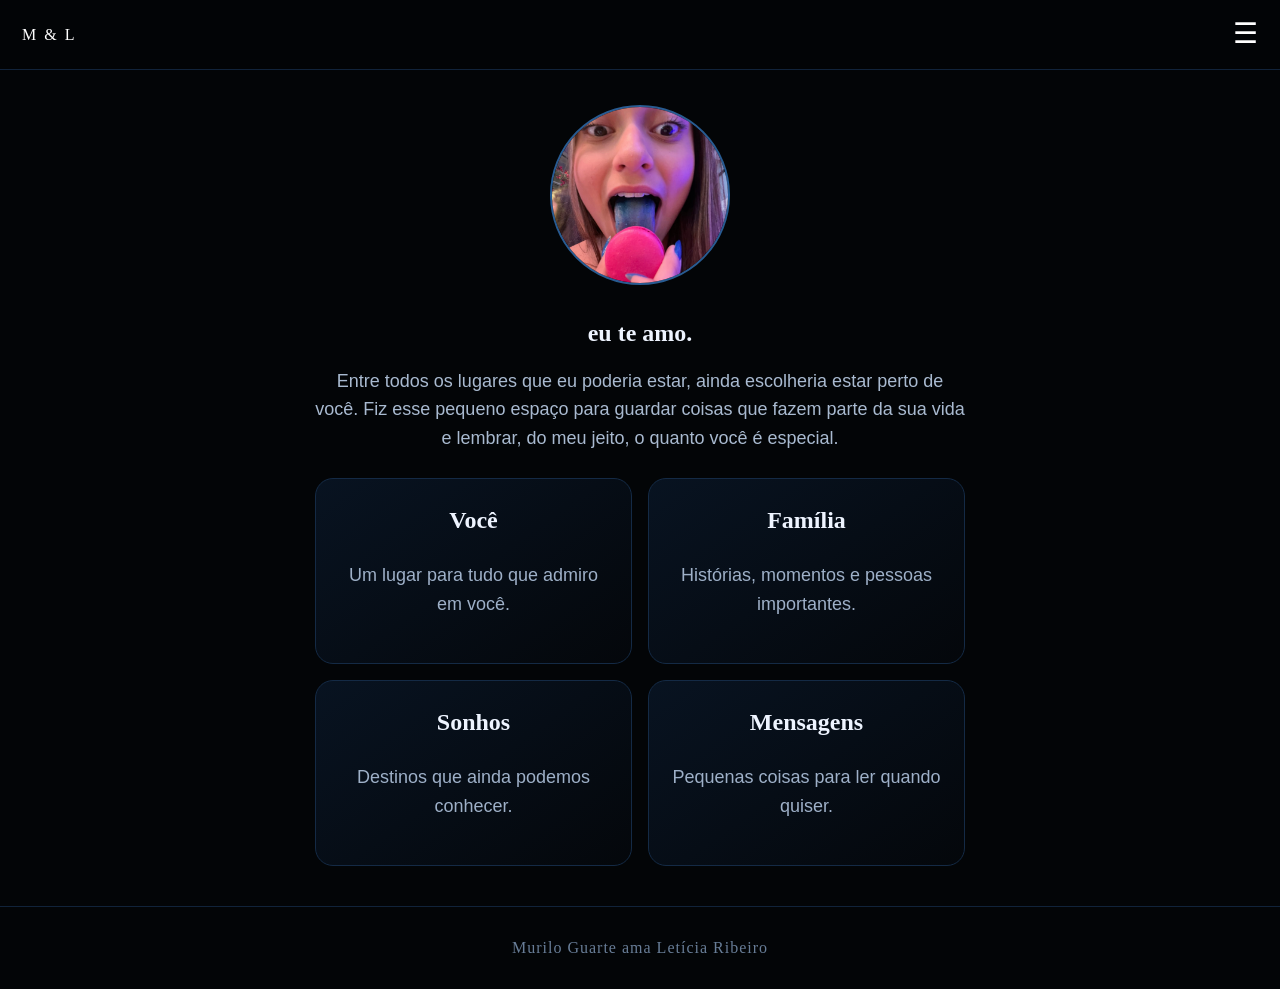
<file: index.html>
<!DOCTYPE html><html lang="pt-BR"><head><meta charset="UTF-8"><meta name="viewport" content="width=device-width,initial-scale=1.0"><title>Para você</title><link rel="stylesheet" href="style.css"></head><body><header class="topo"><a class="logo" href="index.html">M & L</a><button class="menu-btn" id="menuBtn">☰</button></header><div class="overlay" id="overlay"></div><nav class="menu" id="menu"><button class="fechar-menu" id="fecharMenu">×</button><a href="index.html">Início</a><a href="dieta.html">Rotina</a><a href="treino.html">Treino</a><a href="volei.html">Vôlei</a><a href="receitas.html">Receitas</a><a href="mensagens.html">Mensagens</a><a href="incrivel.html">Você</a><a href="familia.html">Família</a><a href="viagens.html">Viagens</a><a href="calendario.html">Calendário</a><a href="compras.html">Compras</a><a href="apoio.html">Apoio</a></nav>
<main class="pagina "><section class="hero"><div><img class="foto-principal" src="leletfofolet.jpeg" alt="Foto dela"><h1>eu te amo.</h1><p>Entre todos os lugares que eu poderia estar, ainda escolheria estar perto de você. Fiz esse pequeno espaço para guardar coisas que fazem parte da sua vida e lembrar, do meu jeito, o quanto você é especial.</p><div class="cards home-cards"><a class="card" href="incrivel.html"><h2>Você</h2><p>Um lugar para tudo que admiro em você.</p></a><a class="card" href="familia.html"><h2>Família</h2><p>Histórias, momentos e pessoas importantes.</p></a><a class="card" href="viagens.html"><h2>Sonhos</h2><p>Destinos que ainda podemos conhecer.</p></a><a class="card" href="mensagens.html"><h2>Mensagens</h2><p>Pequenas coisas para ler quando quiser.</p></a></div></div></section></main><footer class="rodape">Murilo Guarte ama Letícia Ribeiro</footer><script src="script.js"></script>
</body></html>
</file>
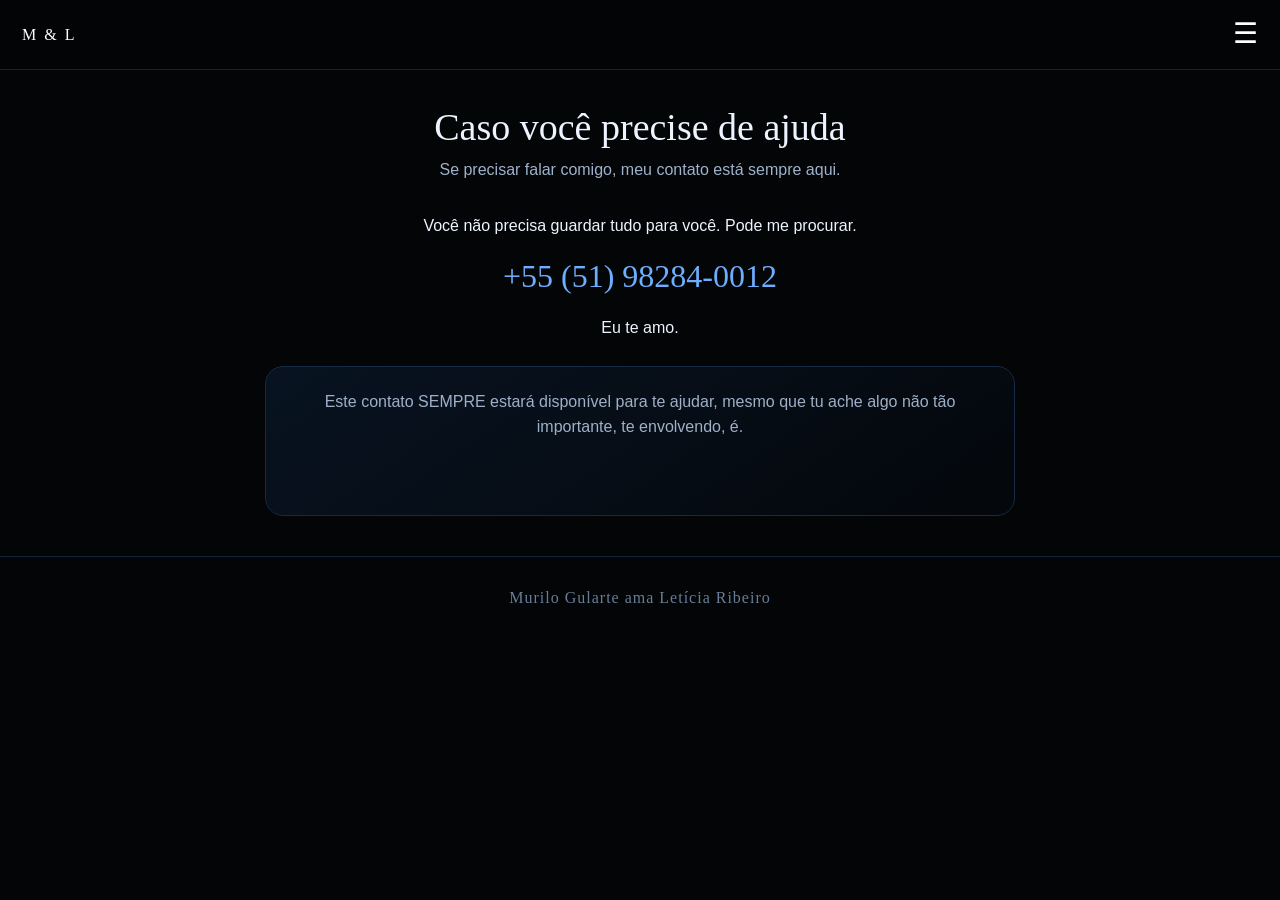
<file: apoio.html>
<!DOCTYPE html><html lang="pt-BR"><head><meta charset="UTF-8"><meta name="viewport" content="width=device-width,initial-scale=1.0"><title>Apoio</title><link rel="stylesheet" href="style.css"></head><body><header class="topo"><a class="logo" href="index.html">M & L</a><button class="menu-btn" id="menuBtn">☰</button></header><div class="overlay" id="overlay"></div><nav class="menu" id="menu"><button class="fechar-menu" id="fecharMenu">×</button><a href="index.html">Início</a><a href="dieta.html">Rotina</a><a href="treino.html">Treino</a><a href="volei.html">Vôlei</a><a href="receitas.html">Receitas</a><a href="mensagens.html">Mensagens</a><a href="incrivel.html">Você</a><a href="familia.html">Família</a><a href="viagens.html">Viagens</a><a href="calendario.html">Calendário</a><a href="compras.html">Compras</a><a href="apoio.html">Apoio</a></nav>
<main class="pagina "><section class="apoio"><div class="cabecalho-pagina"><h1>Caso você precise de ajuda</h1><p>Se precisar falar comigo, meu contato está sempre aqui.</p></div><p>Você não precisa guardar tudo para você. Pode me procurar.</p><div class="apoio-telefone"><a href="5551982840012">+55 (51) 98284-0012</a></div><p>Eu te amo.</p><div class="card" style="margin-top:25px"><p>Este contato SEMPRE estará disponível para te ajudar, mesmo que tu ache algo não tão importante, te envolvendo, é.</p></div></section></main><footer class="rodape">Murilo Gularte ama Letícia Ribeiro</footer><script src="script.js"></script>
</body></html>
</file>
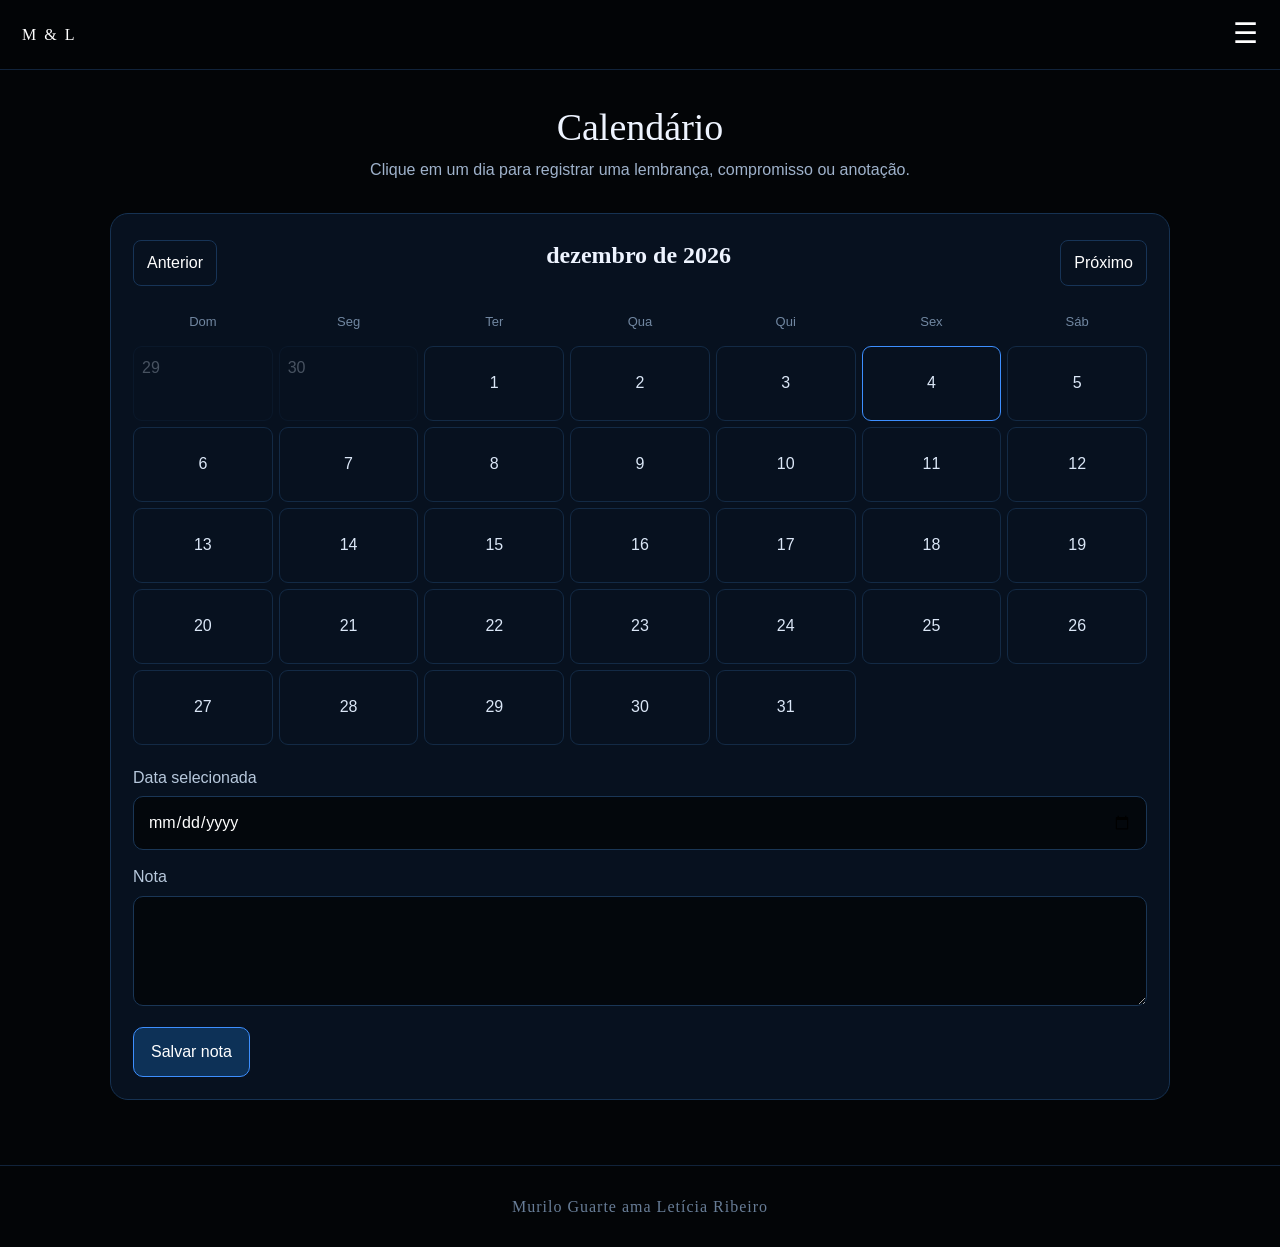
<file: calendario.html>
<!DOCTYPE html><html lang="pt-BR"><head><meta charset="UTF-8"><meta name="viewport" content="width=device-width,initial-scale=1.0"><title>Calendário</title><link rel="stylesheet" href="style.css"></head><body><header class="topo"><a class="logo" href="index.html">M & L</a><button class="menu-btn" id="menuBtn">☰</button></header><div class="overlay" id="overlay"></div><nav class="menu" id="menu"><button class="fechar-menu" id="fecharMenu">×</button><a href="index.html">Início</a><a href="dieta.html">Rotina</a><a href="treino.html">Treino</a><a href="volei.html">Vôlei</a><a href="receitas.html">Receitas</a><a href="mensagens.html">Mensagens</a><a href="incrivel.html">Você</a><a href="familia.html">Família</a><a href="viagens.html">Viagens</a><a href="calendario.html">Calendário</a><a href="compras.html">Compras</a><a href="apoio.html">Apoio</a></nav>
<main class="pagina "><div class="cabecalho-pagina"><h1>Calendário</h1><p>Clique em um dia para registrar uma lembrança, compromisso ou anotação.</p></div><section class="formulario"><div class="cal-top"><button id="mesAnterior">Anterior</button><h2 id="mesAtual"></h2><button id="mesProximo">Próximo</button></div><div id="calendario" class="calendario"></div><div class="nota-box"><div class="campo"><label>Data selecionada</label><input id="dataCalendario" type="date"></div><div class="campo"><label>Nota</label><textarea id="notaCalendario"></textarea></div><button class="botao" id="salvarNotaCalendario">Salvar nota</button></div></section></main><footer class="rodape">Murilo Guarte ama Letícia Ribeiro</footer><script src="script.js"></script>
</body></html>
</file>
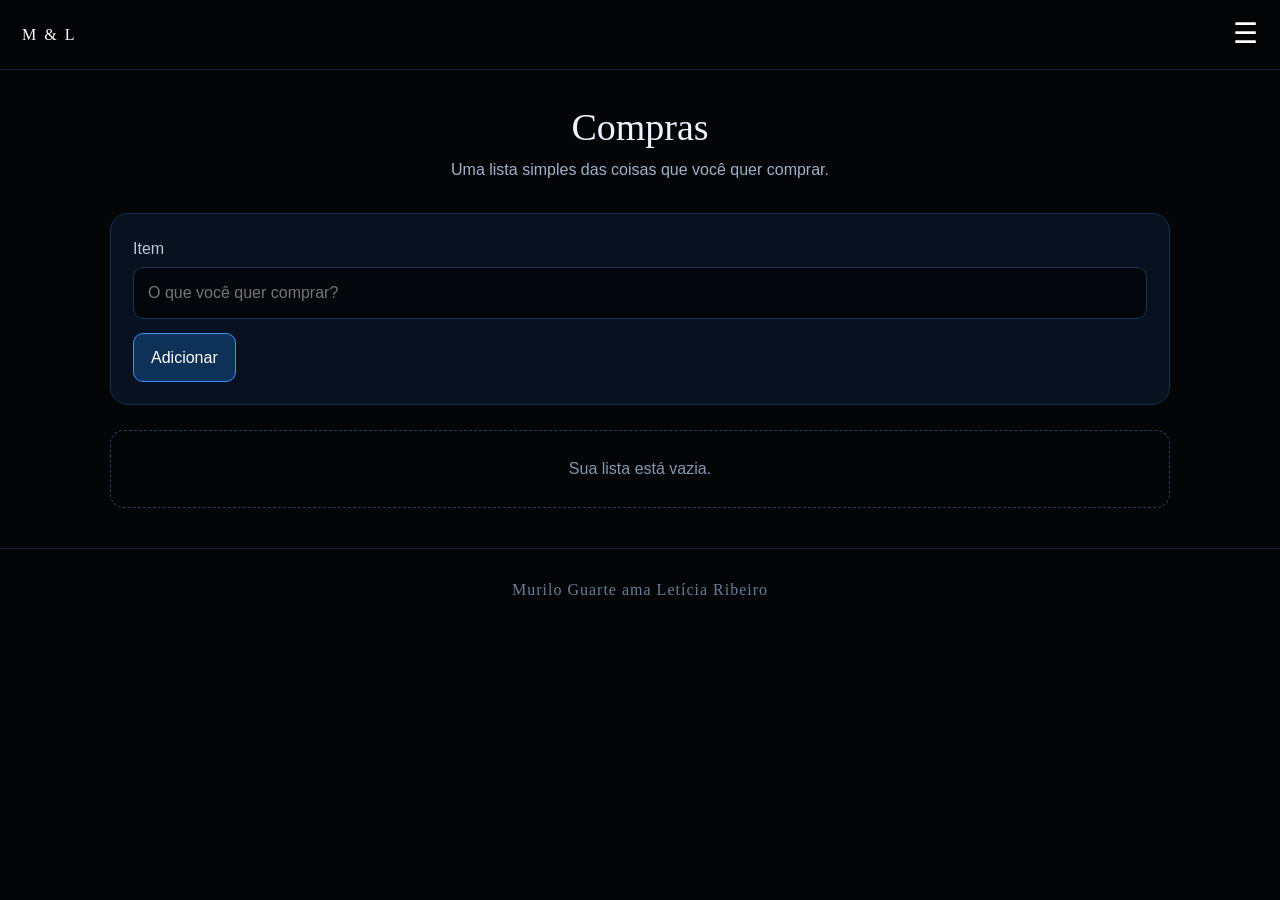
<file: compras.html>
<!DOCTYPE html><html lang="pt-BR"><head><meta charset="UTF-8"><meta name="viewport" content="width=device-width,initial-scale=1.0"><title>Compras</title><link rel="stylesheet" href="style.css"></head><body><header class="topo"><a class="logo" href="index.html">M & L</a><button class="menu-btn" id="menuBtn">☰</button></header><div class="overlay" id="overlay"></div><nav class="menu" id="menu"><button class="fechar-menu" id="fecharMenu">×</button><a href="index.html">Início</a><a href="dieta.html">Rotina</a><a href="treino.html">Treino</a><a href="volei.html">Vôlei</a><a href="receitas.html">Receitas</a><a href="mensagens.html">Mensagens</a><a href="incrivel.html">Você</a><a href="familia.html">Família</a><a href="viagens.html">Viagens</a><a href="calendario.html">Calendário</a><a href="compras.html">Compras</a><a href="apoio.html">Apoio</a></nav>
<main class="pagina "><div class="cabecalho-pagina"><h1>Compras</h1><p>Uma lista simples das coisas que você quer comprar.</p></div><form id="formCompra" class="formulario"><div class="campo"><label>Item</label><input id="itemCompra" required placeholder="O que você quer comprar?"></div><button class="botao">Adicionar</button></form><ul id="listaCompras" class="compras"></ul></main><footer class="rodape">Murilo Guarte ama Letícia Ribeiro</footer><script src="script.js"></script>
</body></html>
</file>
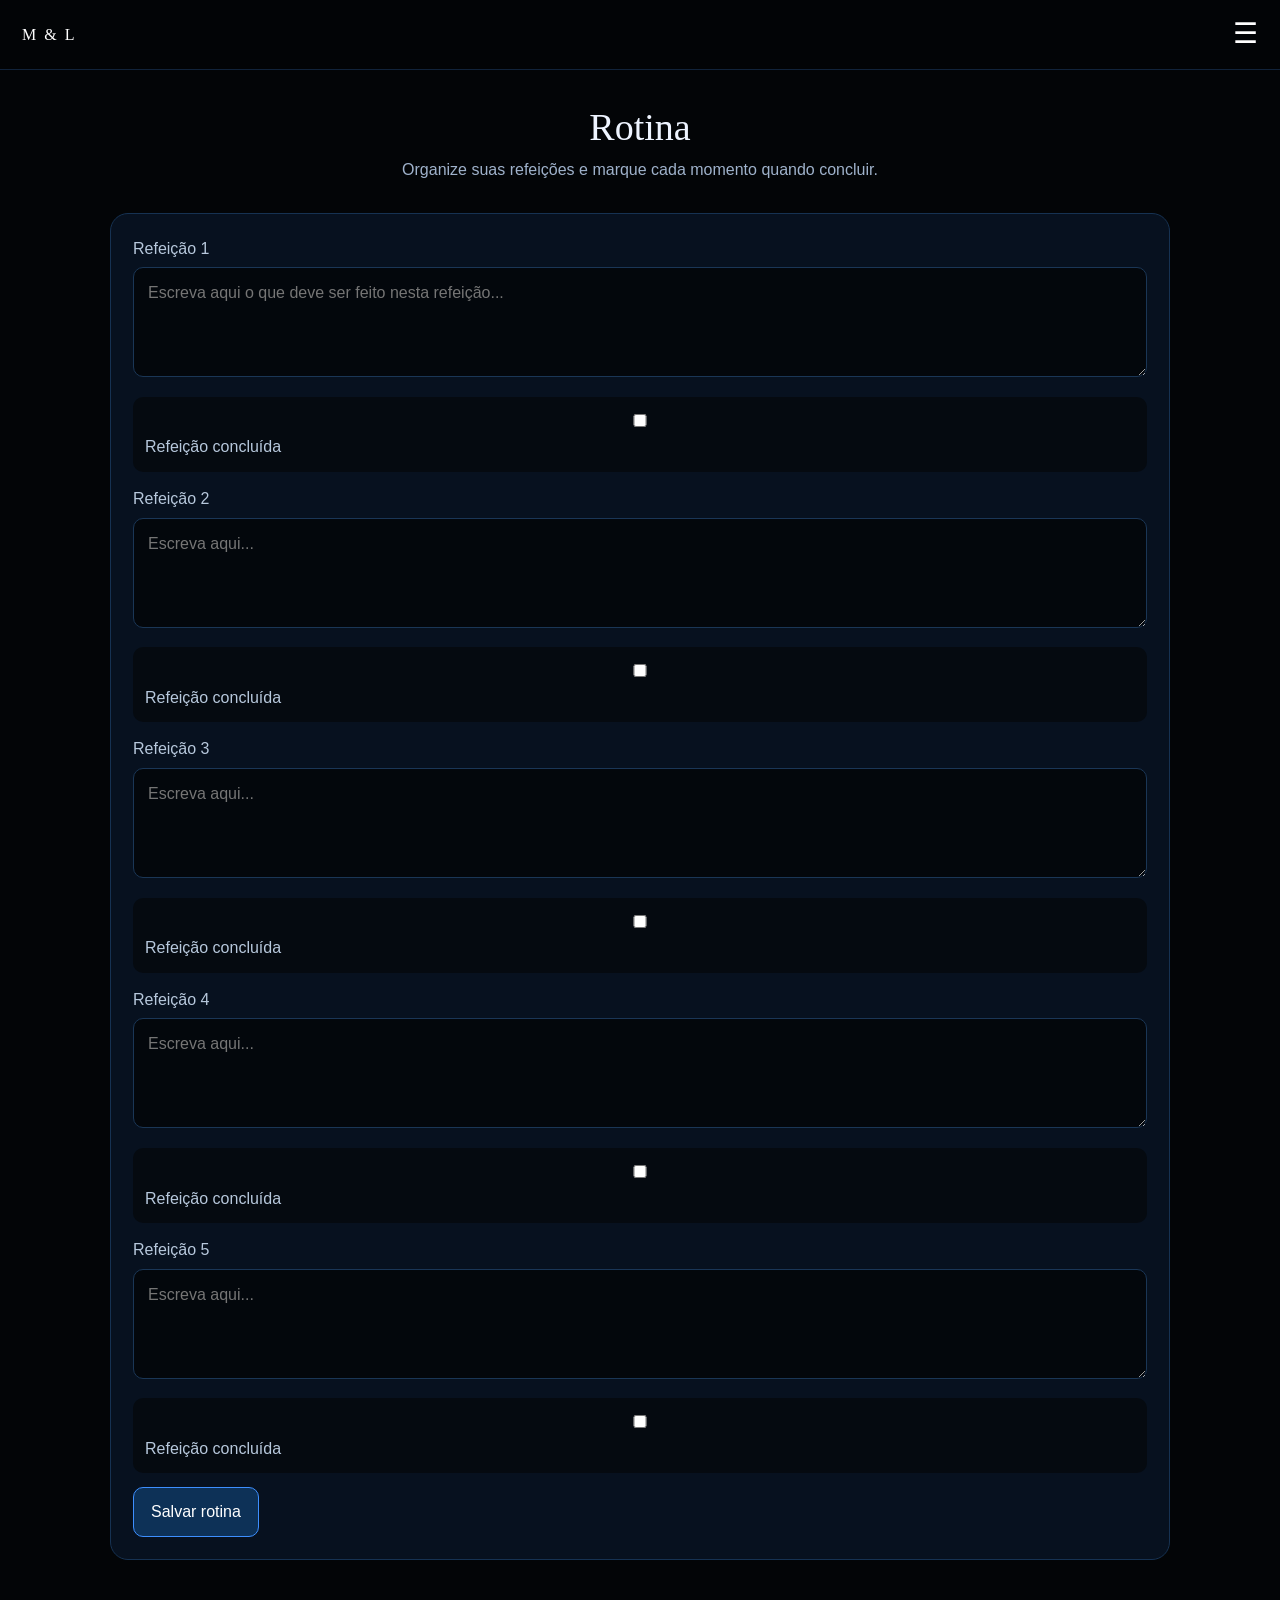
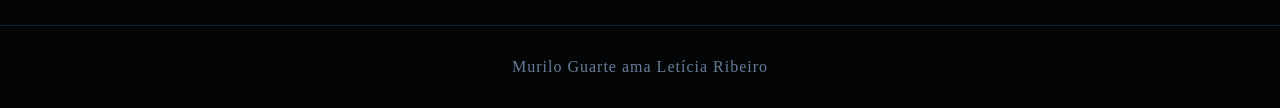
<file: dieta.html>
<!DOCTYPE html><html lang="pt-BR"><head><meta charset="UTF-8"><meta name="viewport" content="width=device-width,initial-scale=1.0"><title>Rotina</title><link rel="stylesheet" href="style.css"></head><body><header class="topo"><a class="logo" href="index.html">M & L</a><button class="menu-btn" id="menuBtn">☰</button></header><div class="overlay" id="overlay"></div><nav class="menu" id="menu"><button class="fechar-menu" id="fecharMenu">×</button><a href="index.html">Início</a><a href="dieta.html">Rotina</a><a href="treino.html">Treino</a><a href="volei.html">Vôlei</a><a href="receitas.html">Receitas</a><a href="mensagens.html">Mensagens</a><a href="incrivel.html">Você</a><a href="familia.html">Família</a><a href="viagens.html">Viagens</a><a href="calendario.html">Calendário</a><a href="compras.html">Compras</a><a href="apoio.html">Apoio</a></nav>
<main class="pagina "><div id="dieta"><div class="cabecalho-pagina"><h1>Rotina</h1><p>Organize suas refeições e marque cada momento quando concluir.</p></div><form id="formDieta" class="formulario"><div class="campo"><label>Refeição 1</label><textarea id="refeicao_1" placeholder="Escreva aqui o que deve ser feito nesta refeição..."></textarea><label class="checkbox-linha"><input type="checkbox" id="check_refeicao_1"> Refeição concluída</label></div><div class="campo"><label>Refeição 2</label><textarea id="refeicao_2" placeholder="Escreva aqui..."></textarea><label class="checkbox-linha"><input type="checkbox" id="check_refeicao_2"> Refeição concluída</label></div><div class="campo"><label>Refeição 3</label><textarea id="refeicao_3" placeholder="Escreva aqui..."></textarea><label class="checkbox-linha"><input type="checkbox" id="check_refeicao_3"> Refeição concluída</label></div><div class="campo"><label>Refeição 4</label><textarea id="refeicao_4" placeholder="Escreva aqui..."></textarea><label class="checkbox-linha"><input type="checkbox" id="check_refeicao_4"> Refeição concluída</label></div><div class="campo"><label>Refeição 5</label><textarea id="refeicao_5" placeholder="Escreva aqui..."></textarea><label class="checkbox-linha"><input type="checkbox" id="check_refeicao_5"> Refeição concluída</label></div><button class="botao">Salvar rotina</button></form></div></main><footer class="rodape">Murilo Guarte ama Letícia Ribeiro</footer><script src="script.js"></script>
</body></html>
</file>
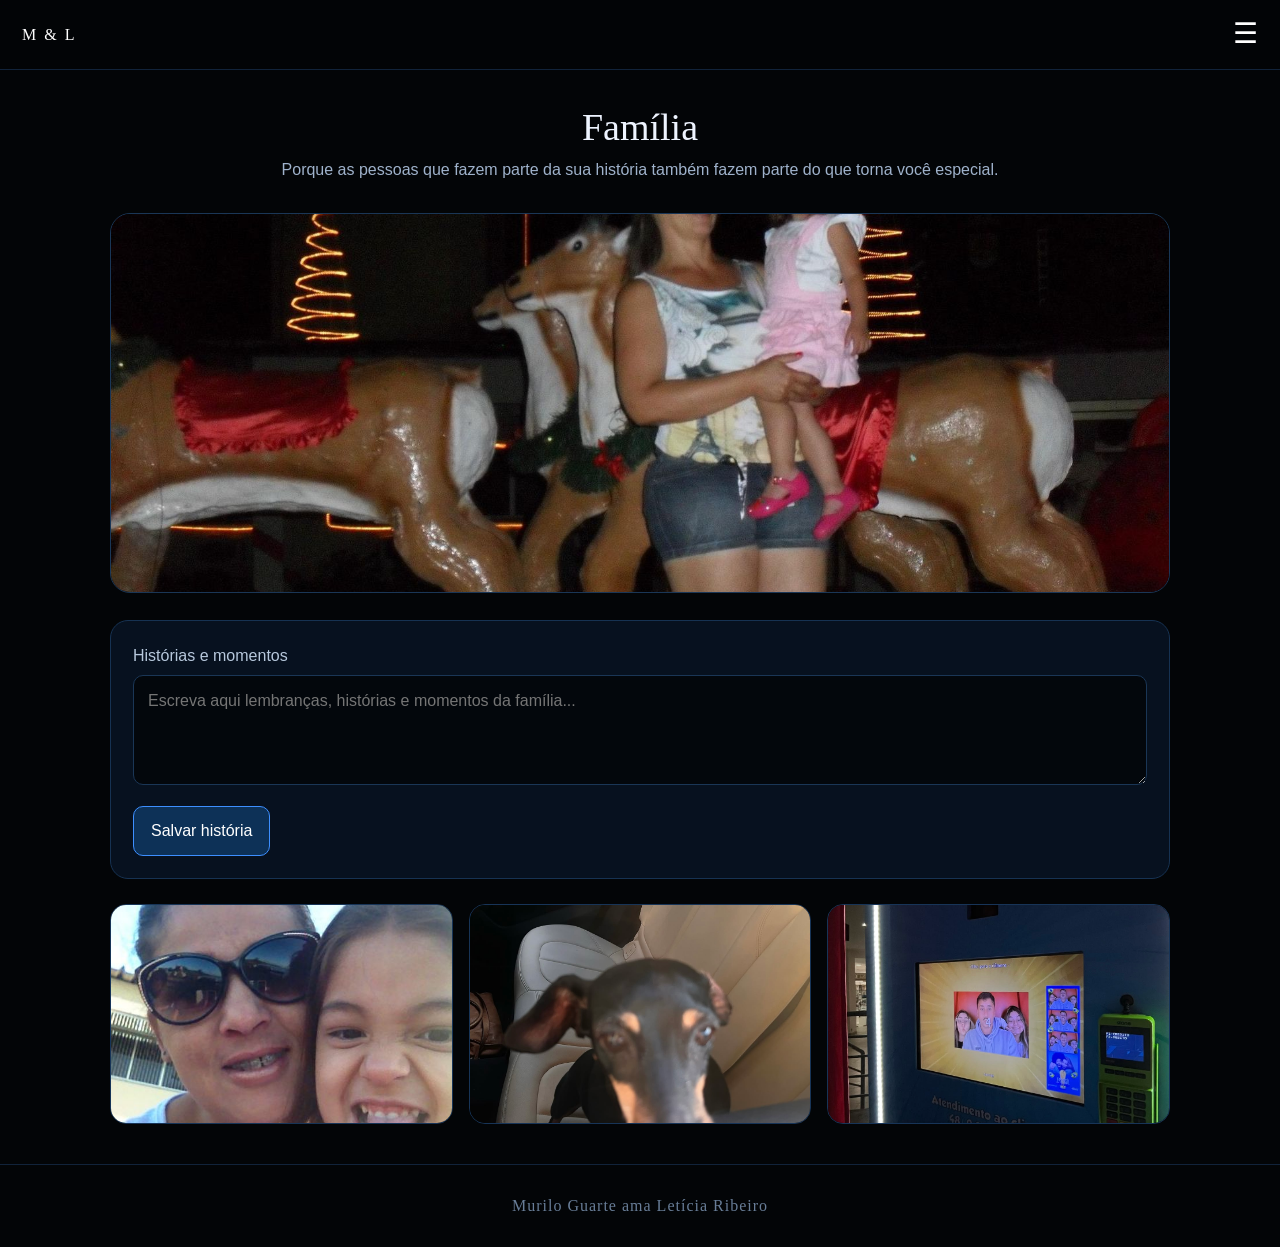
<file: familia.html>
<!DOCTYPE html><html lang="pt-BR"><head><meta charset="UTF-8"><meta name="viewport" content="width=device-width,initial-scale=1.0"><title>Família</title><link rel="stylesheet" href="style.css"></head><body><header class="topo"><a class="logo" href="index.html">M & L</a><button class="menu-btn" id="menuBtn">☰</button></header><div class="overlay" id="overlay"></div><nav class="menu" id="menu"><button class="fechar-menu" id="fecharMenu">×</button><a href="index.html">Início</a><a href="dieta.html">Rotina</a><a href="treino.html">Treino</a><a href="volei.html">Vôlei</a><a href="receitas.html">Receitas</a><a href="mensagens.html">Mensagens</a><a href="incrivel.html">Você</a><a href="familia.html">Família</a><a href="viagens.html">Viagens</a><a href="calendario.html">Calendário</a><a href="compras.html">Compras</a><a href="apoio.html">Apoio</a></nav>
<main class="pagina "><div class="cabecalho-pagina"><h1>Família</h1><p>Porque as pessoas que fazem parte da sua história também fazem parte do que torna você especial.</p></div><img class="foto-familia" src="bebetinha.jpeg" alt="Sua mãe"><form id="formFamilia" class="formulario" style="margin-top:20px"><div class="campo"><label>Histórias e momentos</label><textarea id="textoFamilia" placeholder="Escreva aqui lembranças, histórias e momentos da família..."></textarea></div><button class="botao">Salvar história</button></form><div class="galeria"><img src="alien.jpeg" alt="Bebetinha alien"><img src="pretinha.jpeg" alt="Pretinha"><img src="leletjow.jpeg" alt="Irmão e cunhada"></div></main><footer class="rodape">Murilo Guarte ama Letícia Ribeiro</footer><script src="script.js"></script>
</body></html>
</file>
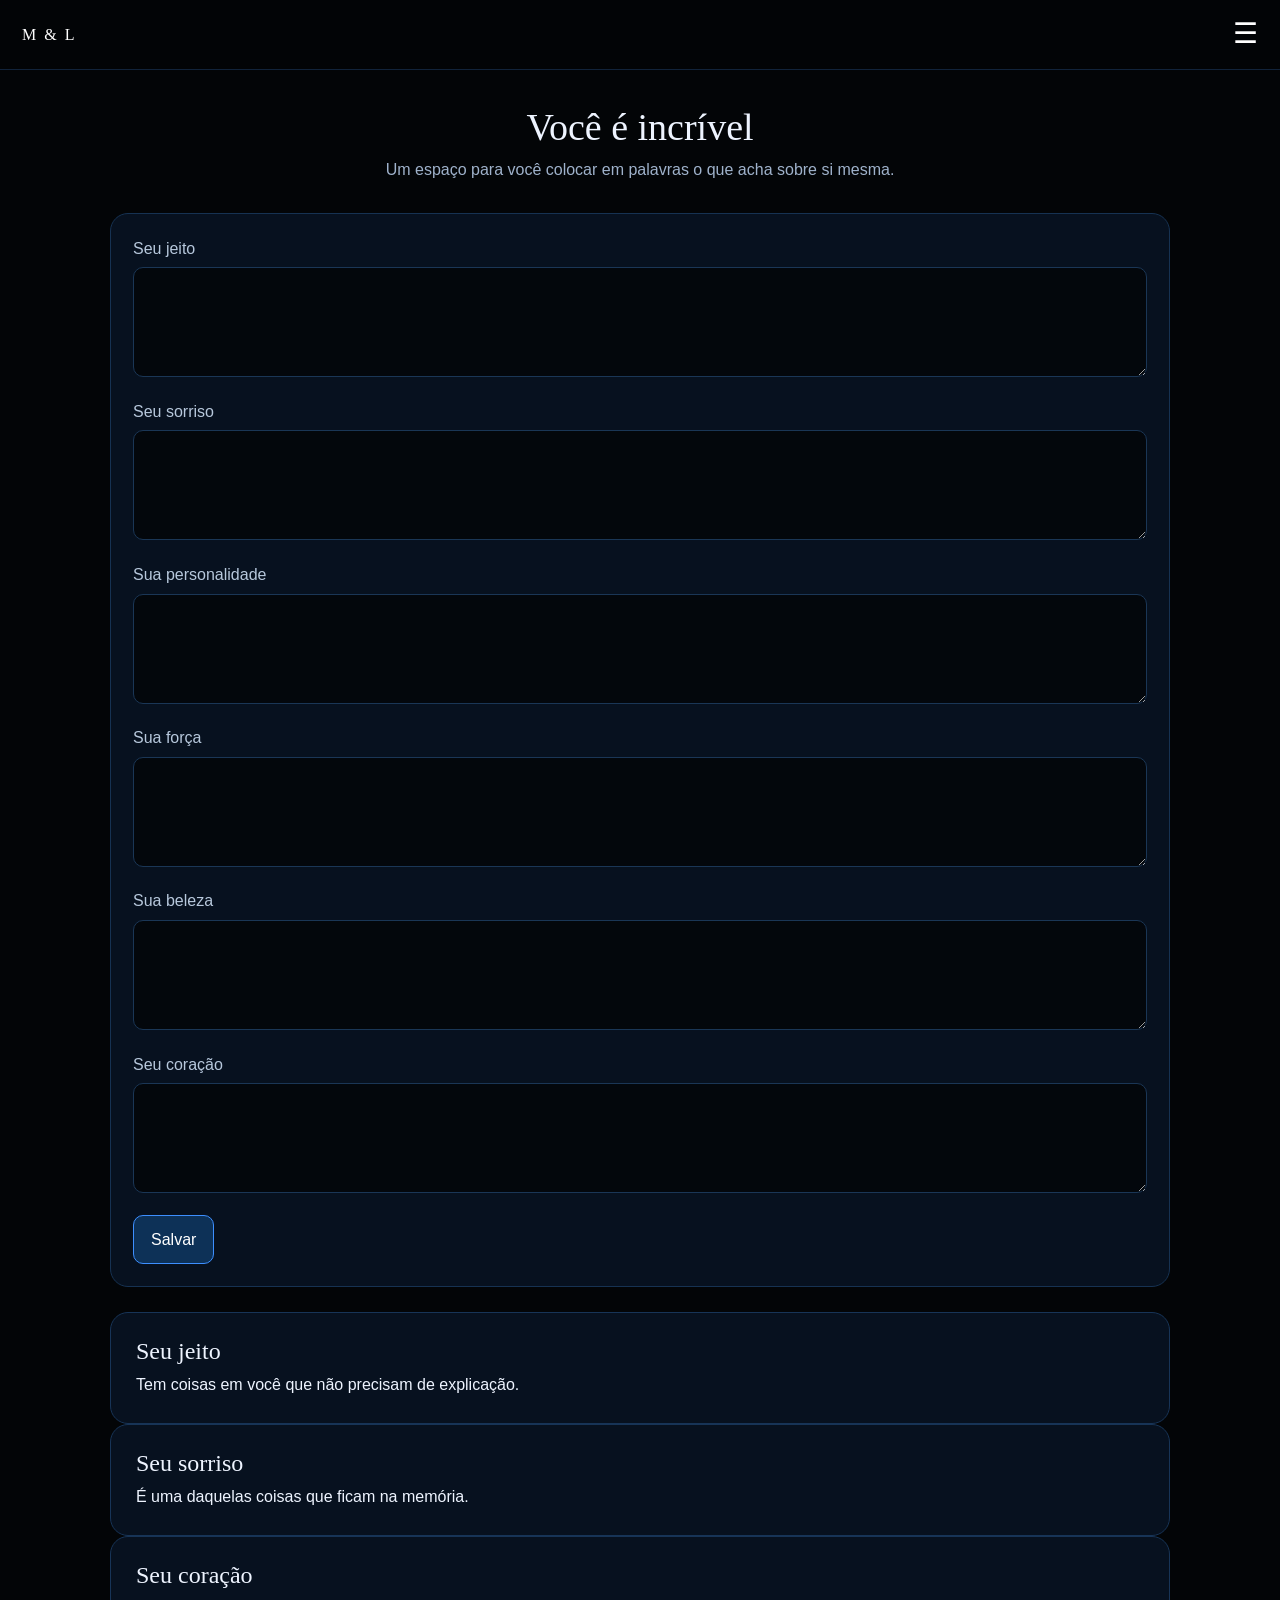
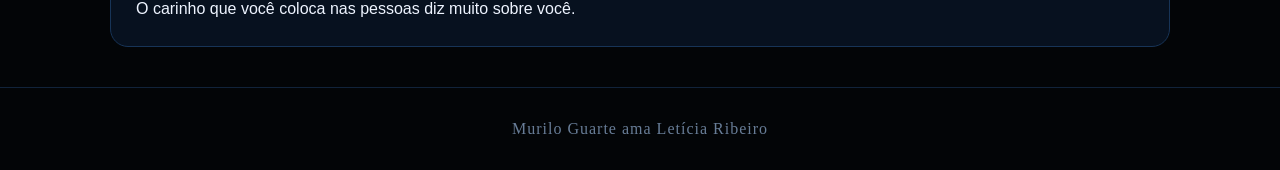
<file: incrivel.html>
<!DOCTYPE html><html lang="pt-BR"><head><meta charset="UTF-8"><meta name="viewport" content="width=device-width,initial-scale=1.0"><title>Você é incrível</title><link rel="stylesheet" href="style.css"></head><body><header class="topo"><a class="logo" href="index.html">M & L</a><button class="menu-btn" id="menuBtn">☰</button></header><div class="overlay" id="overlay"></div><nav class="menu" id="menu"><button class="fechar-menu" id="fecharMenu">×</button><a href="index.html">Início</a><a href="dieta.html">Rotina</a><a href="treino.html">Treino</a><a href="volei.html">Vôlei</a><a href="receitas.html">Receitas</a><a href="mensagens.html">Mensagens</a><a href="incrivel.html">Você</a><a href="familia.html">Família</a><a href="viagens.html">Viagens</a><a href="calendario.html">Calendário</a><a href="compras.html">Compras</a><a href="apoio.html">Apoio</a></nav>
<main class="pagina "><div class="cabecalho-pagina"><h1>Você é incrível</h1><p>Um espaço para você colocar em palavras o que acha sobre si mesma.</p></div><form id="formIncrivel" class="formulario"><div class="campo"><label>Seu jeito</label><textarea id="jeito"></textarea></div><div class="campo"><label>Seu sorriso</label><textarea id="sorriso"></textarea></div><div class="campo"><label>Sua personalidade</label><textarea id="personalidade"></textarea></div><div class="campo"><label>Sua força</label><textarea id="forca"></textarea></div><div class="campo"><label>Sua beleza</label><textarea id="beleza"></textarea></div><div class="campo"><label>Seu coração</label><textarea id="coracao"></textarea></div><button class="botao">Salvar</button></form><div class="qualidades"><article class="qualidade"><h3>Seu jeito</h3><p>Tem coisas em você que não precisam de explicação.</p></article><article class="qualidade"><h3>Seu sorriso</h3><p>É uma daquelas coisas que ficam na memória.</p></article><article class="qualidade"><h3>Seu coração</h3><p>O carinho que você coloca nas pessoas diz muito sobre você.</p></article></div></main><footer class="rodape">Murilo Guarte ama Letícia Ribeiro</footer><script src="script.js"></script>
</body></html>
</file>
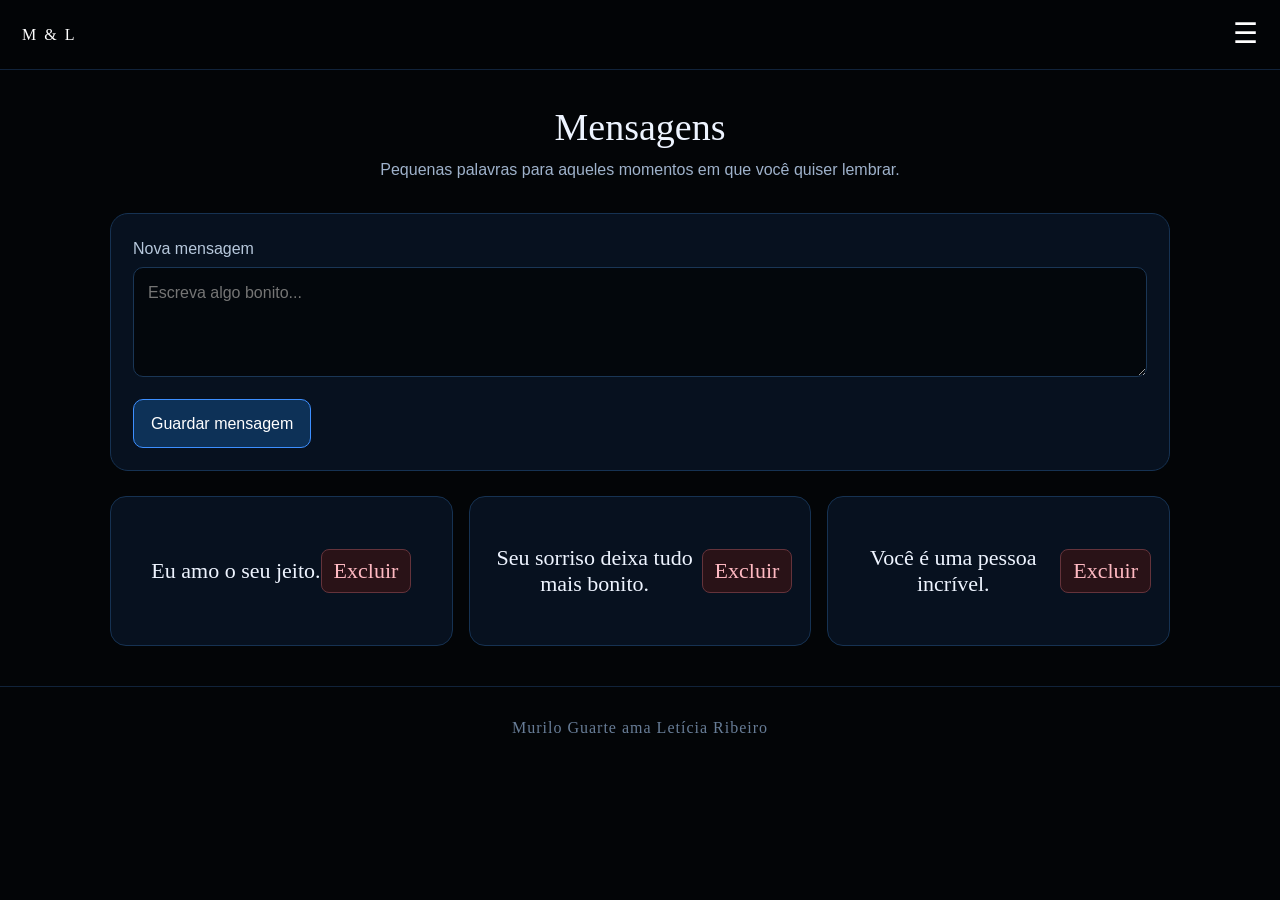
<file: mensagens.html>
<!DOCTYPE html><html lang="pt-BR"><head><meta charset="UTF-8"><meta name="viewport" content="width=device-width,initial-scale=1.0"><title>Mensagens</title><link rel="stylesheet" href="style.css"></head><body><header class="topo"><a class="logo" href="index.html">M & L</a><button class="menu-btn" id="menuBtn">☰</button></header><div class="overlay" id="overlay"></div><nav class="menu" id="menu"><button class="fechar-menu" id="fecharMenu">×</button><a href="index.html">Início</a><a href="dieta.html">Rotina</a><a href="treino.html">Treino</a><a href="volei.html">Vôlei</a><a href="receitas.html">Receitas</a><a href="mensagens.html">Mensagens</a><a href="incrivel.html">Você</a><a href="familia.html">Família</a><a href="viagens.html">Viagens</a><a href="calendario.html">Calendário</a><a href="compras.html">Compras</a><a href="apoio.html">Apoio</a></nav>
<main class="pagina "><div class="cabecalho-pagina"><h1>Mensagens</h1><p>Pequenas palavras para aqueles momentos em que você quiser lembrar.</p></div><form id="formMensagem" class="formulario"><div class="campo"><label>Nova mensagem</label><textarea id="novaMensagem" required placeholder="Escreva algo bonito..."></textarea></div><button class="botao">Guardar mensagem</button></form><div id="listaMensagens" class="grid mensagens"></div></main><footer class="rodape">Murilo Guarte ama Letícia Ribeiro</footer><script src="script.js"></script>
</body></html>
</file>
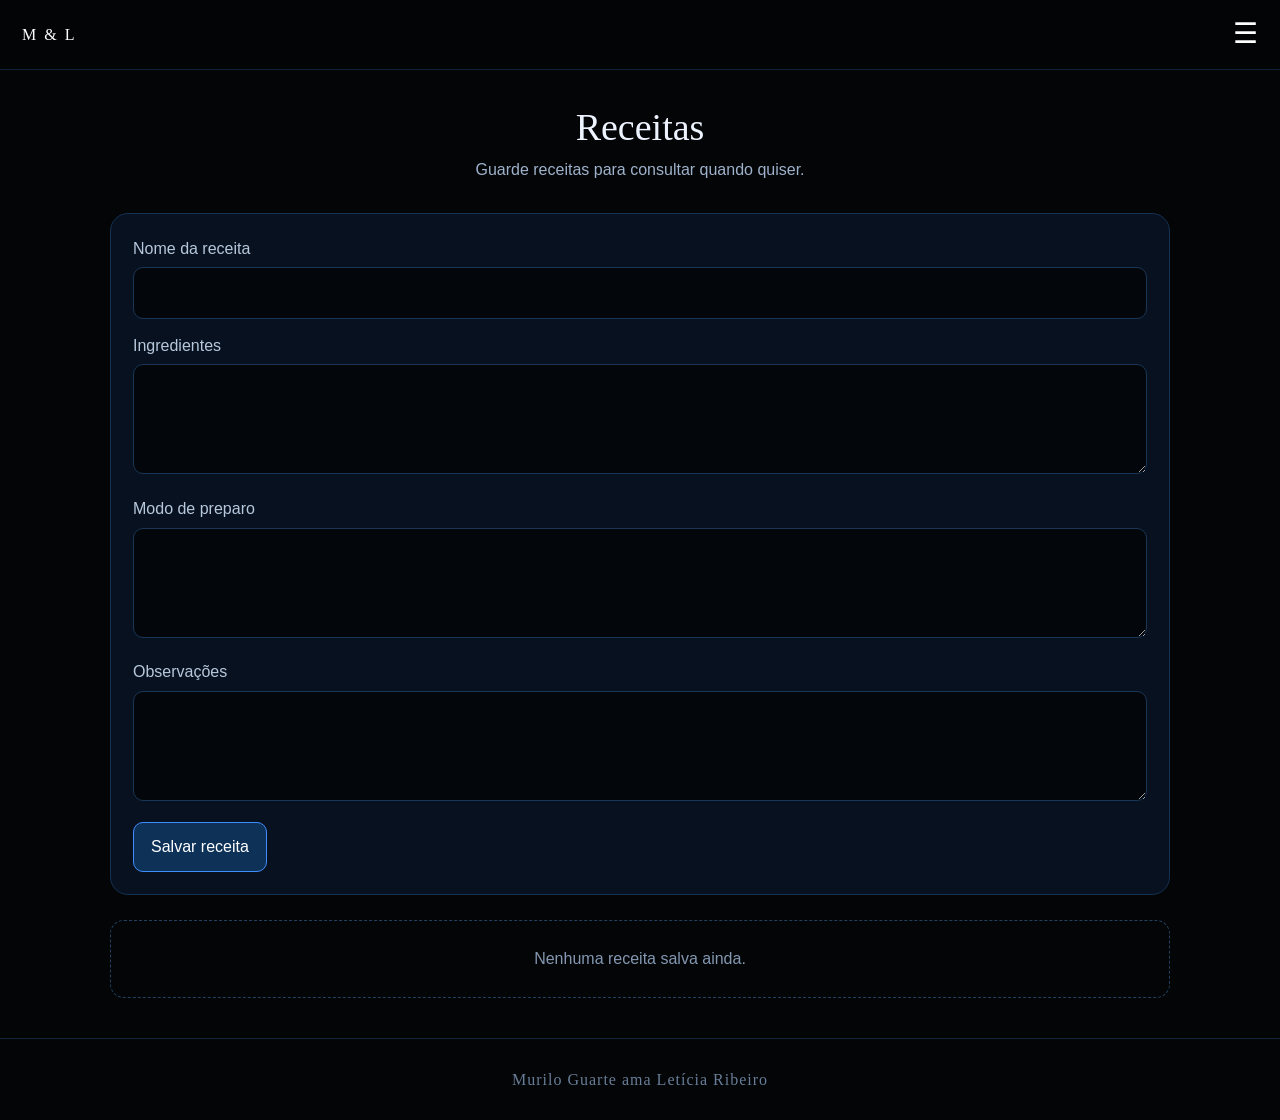
<file: receitas.html>
<!DOCTYPE html><html lang="pt-BR"><head><meta charset="UTF-8"><meta name="viewport" content="width=device-width,initial-scale=1.0"><title>Receitas</title><link rel="stylesheet" href="style.css"></head><body><header class="topo"><a class="logo" href="index.html">M & L</a><button class="menu-btn" id="menuBtn">☰</button></header><div class="overlay" id="overlay"></div><nav class="menu" id="menu"><button class="fechar-menu" id="fecharMenu">×</button><a href="index.html">Início</a><a href="dieta.html">Rotina</a><a href="treino.html">Treino</a><a href="volei.html">Vôlei</a><a href="receitas.html">Receitas</a><a href="mensagens.html">Mensagens</a><a href="incrivel.html">Você</a><a href="familia.html">Família</a><a href="viagens.html">Viagens</a><a href="calendario.html">Calendário</a><a href="compras.html">Compras</a><a href="apoio.html">Apoio</a></nav>
<main class="pagina "><div class="cabecalho-pagina"><h1>Receitas</h1><p>Guarde receitas para consultar quando quiser.</p></div><form id="formReceita" class="formulario"><div class="campo"><label>Nome da receita</label><input id="nomeReceita" required></div><div class="campo"><label>Ingredientes</label><textarea id="ingredientesReceita"></textarea></div><div class="campo"><label>Modo de preparo</label><textarea id="modoReceita"></textarea></div><div class="campo"><label>Observações</label><textarea id="obsReceita"></textarea></div><button class="botao">Salvar receita</button></form><div id="listaReceitas" class="grid"></div></main><footer class="rodape">Murilo Guarte ama Letícia Ribeiro</footer><script src="script.js"></script>
</body></html>
</file>
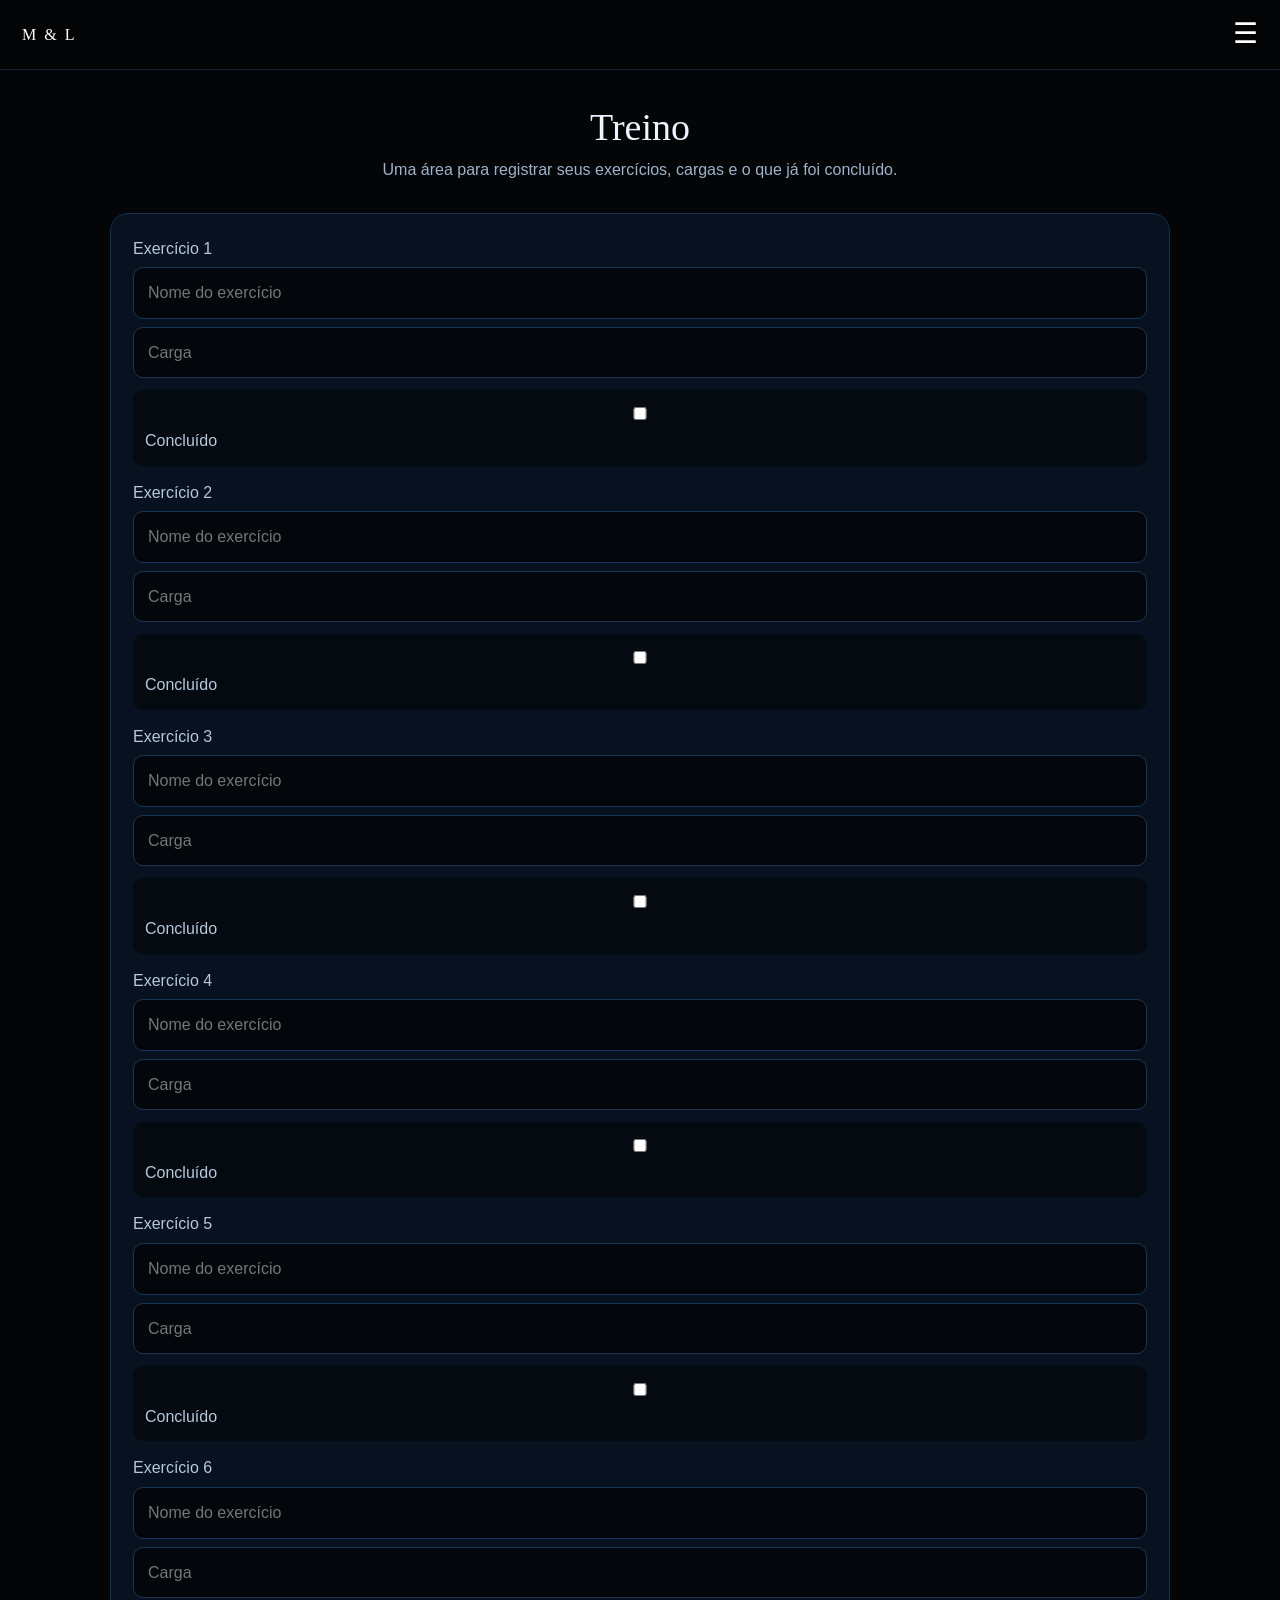
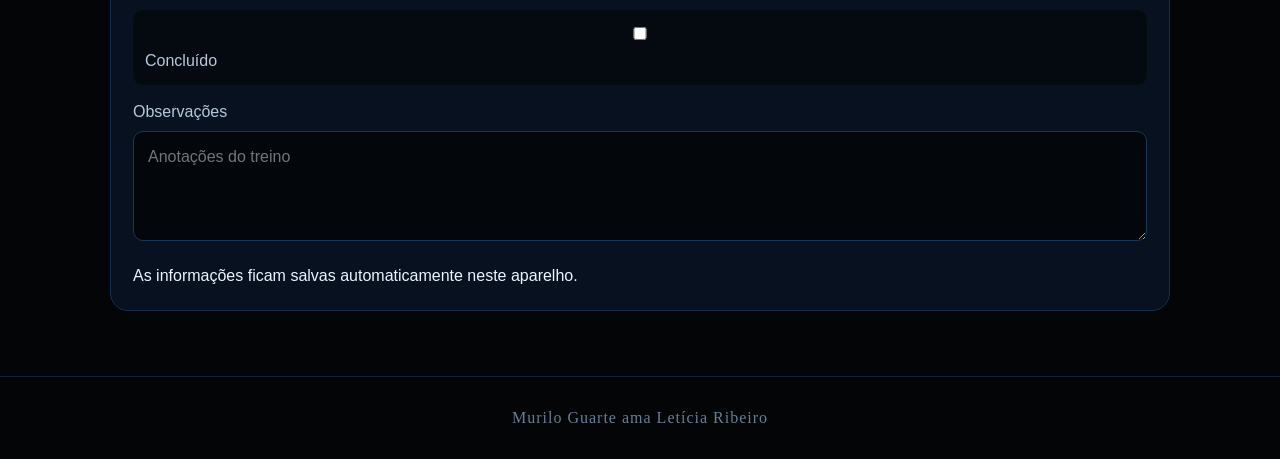
<file: treino.html>
<!DOCTYPE html><html lang="pt-BR"><head><meta charset="UTF-8"><meta name="viewport" content="width=device-width,initial-scale=1.0"><title>Treino</title><link rel="stylesheet" href="style.css"></head><body><header class="topo"><a class="logo" href="index.html">M & L</a><button class="menu-btn" id="menuBtn">☰</button></header><div class="overlay" id="overlay"></div><nav class="menu" id="menu"><button class="fechar-menu" id="fecharMenu">×</button><a href="index.html">Início</a><a href="dieta.html">Rotina</a><a href="treino.html">Treino</a><a href="volei.html">Vôlei</a><a href="receitas.html">Receitas</a><a href="mensagens.html">Mensagens</a><a href="incrivel.html">Você</a><a href="familia.html">Família</a><a href="viagens.html">Viagens</a><a href="calendario.html">Calendário</a><a href="compras.html">Compras</a><a href="apoio.html">Apoio</a></nav>
<main class="pagina "><div id="treino"><div class="cabecalho-pagina"><h1>Treino</h1><p>Uma área para registrar seus exercícios, cargas e o que já foi concluído.</p></div><div class="formulario"><div class="campo"><label>Exercício 1</label><input type="text" placeholder="Nome do exercício"><input type="number" placeholder="Carga" style="margin-top:8px"><label class="checkbox-linha"><input type="checkbox"> Concluído</label></div><div class="campo"><label>Exercício 2</label><input type="text" placeholder="Nome do exercício"><input type="number" placeholder="Carga" style="margin-top:8px"><label class="checkbox-linha"><input type="checkbox"> Concluído</label></div><div class="campo"><label>Exercício 3</label><input type="text" placeholder="Nome do exercício"><input type="number" placeholder="Carga" style="margin-top:8px"><label class="checkbox-linha"><input type="checkbox"> Concluído</label></div><div
class="campo"><label>Exercício 4</label><input type="text" placeholder="Nome do exercício"><input type="number" placeholder="Carga" style="margin-top:8px"><label class="checkbox-linha"><input type="checkbox"> Concluído</label></div><div
class="campo"><label>Exercício 5</label><input type="text" placeholder="Nome do exercício"><input type="number" placeholder="Carga" style="margin-top:8px"><label class="checkbox-linha"><input type="checkbox"> Concluído</label></div><div
class="campo"><label>Exercício 6</label><input type="text" placeholder="Nome do exercício"><input type="number" placeholder="Carga" style="margin-top:8px"><label class="checkbox-linha"><input type="checkbox"> Concluído</label></div><div
class="campo"><label>Observações</label><textarea placeholder="Anotações do treino"></textarea></div><p>As informações ficam salvas automaticamente neste aparelho.</p></div></div></main><footer class="rodape">Murilo Guarte ama Letícia Ribeiro</footer><script src="script.js"></script>
</body></html>
</file>
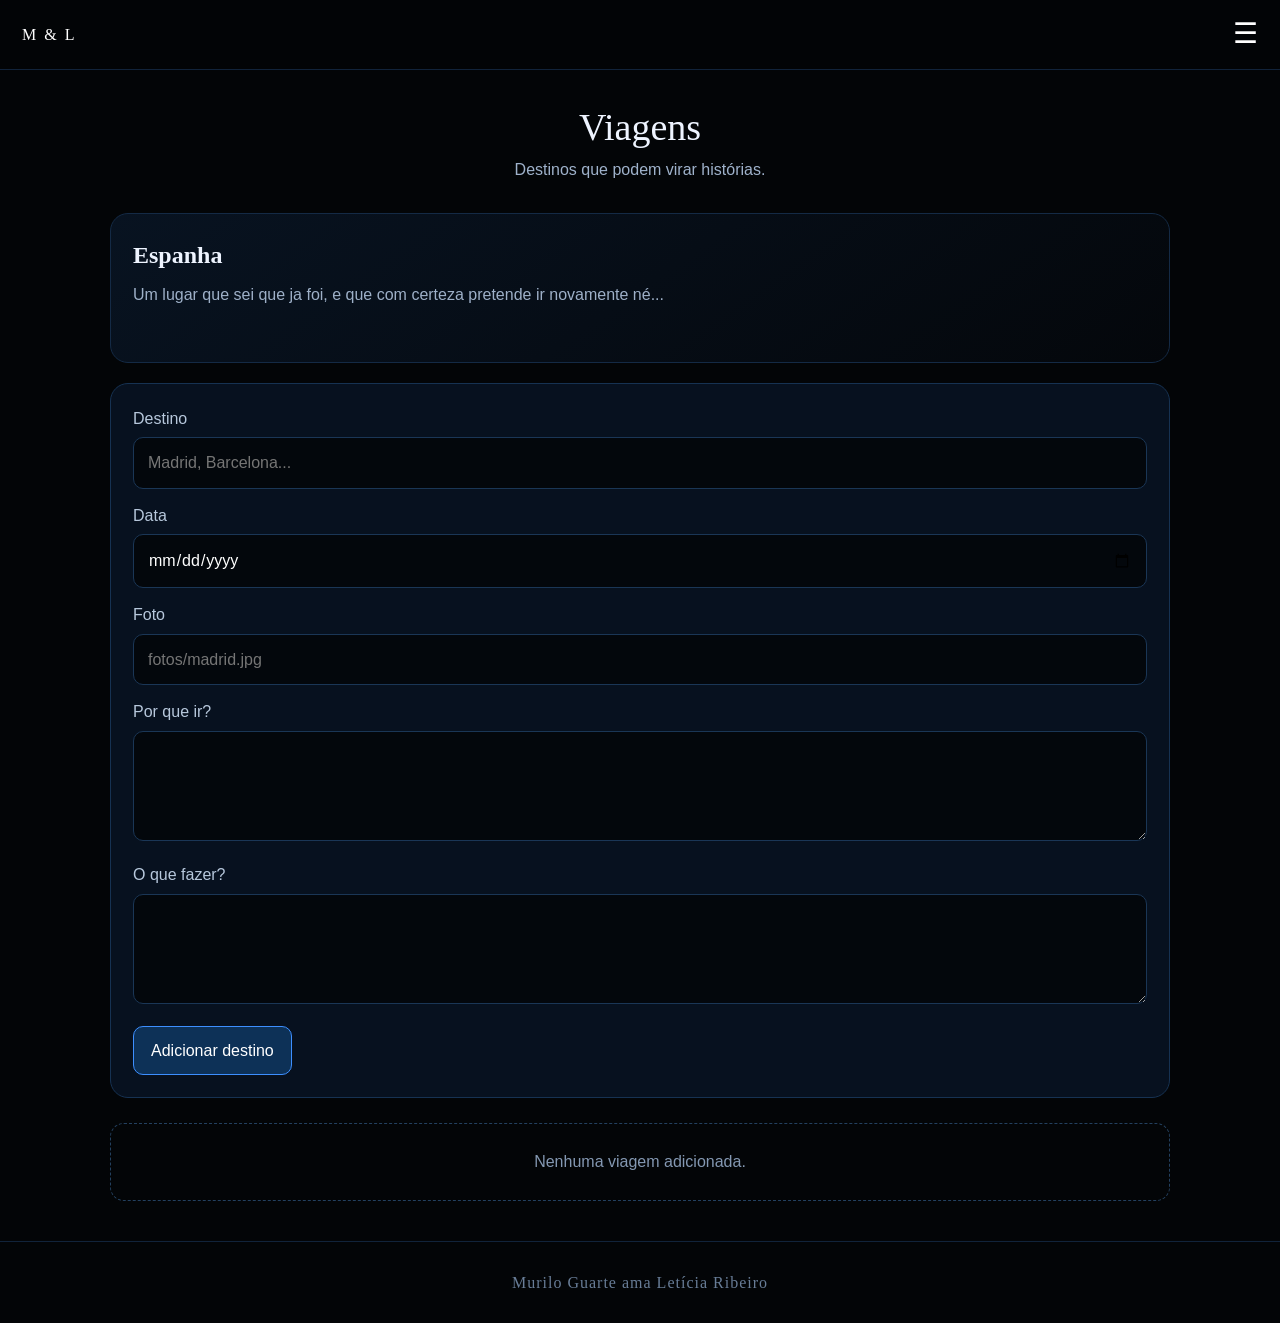
<file: viagens.html>
<!DOCTYPE html><html lang="pt-BR"><head><meta charset="UTF-8"><meta name="viewport" content="width=device-width,initial-scale=1.0"><title>Viagens</title><link rel="stylesheet" href="style.css"></head><body><header class="topo"><a class="logo" href="index.html">M & L</a><button class="menu-btn" id="menuBtn">☰</button></header><div class="overlay" id="overlay"></div><nav class="menu" id="menu"><button class="fechar-menu" id="fecharMenu">×</button><a href="index.html">Início</a><a href="dieta.html">Rotina</a><a href="treino.html">Treino</a><a href="volei.html">Vôlei</a><a href="receitas.html">Receitas</a><a href="mensagens.html">Mensagens</a><a href="incrivel.html">Você</a><a href="familia.html">Família</a><a href="viagens.html">Viagens</a><a href="calendario.html">Calendário</a><a href="compras.html">Compras</a><a href="apoio.html">Apoio</a></nav>
<main class="pagina "><div class="cabecalho-pagina"><h1>Viagens</h1><p>Destinos que podem virar histórias.</p></div><div class="card" style="margin-bottom:20px"><h2>Espanha</h2><p>Um lugar que sei que ja foi, e que com certeza pretende ir novamente né...</p></div><form id="formViagem" class="formulario"><div class="campo"><label>Destino</label><input id="destino" required placeholder="Madrid, Barcelona..." ></div><div class="campo"><label>Data</label><input id="dataViagem" type="date"></div><div class="campo"><label>Foto</label><input id="fotoViagem" placeholder="fotos/madrid.jpg"></div><div class="campo"><label>Por que ir?</label><textarea id="porQue"></textarea></div><div class="campo"><label>O que fazer?</label><textarea id="oQueFazer"></textarea></div><button class="botao">Adicionar destino</button></form><div id="listaViagens" class="grid viagens"></div></main><footer class="rodape">Murilo Guarte ama Letícia Ribeiro</footer><script src="script.js"></script>
</body></html>
</file>
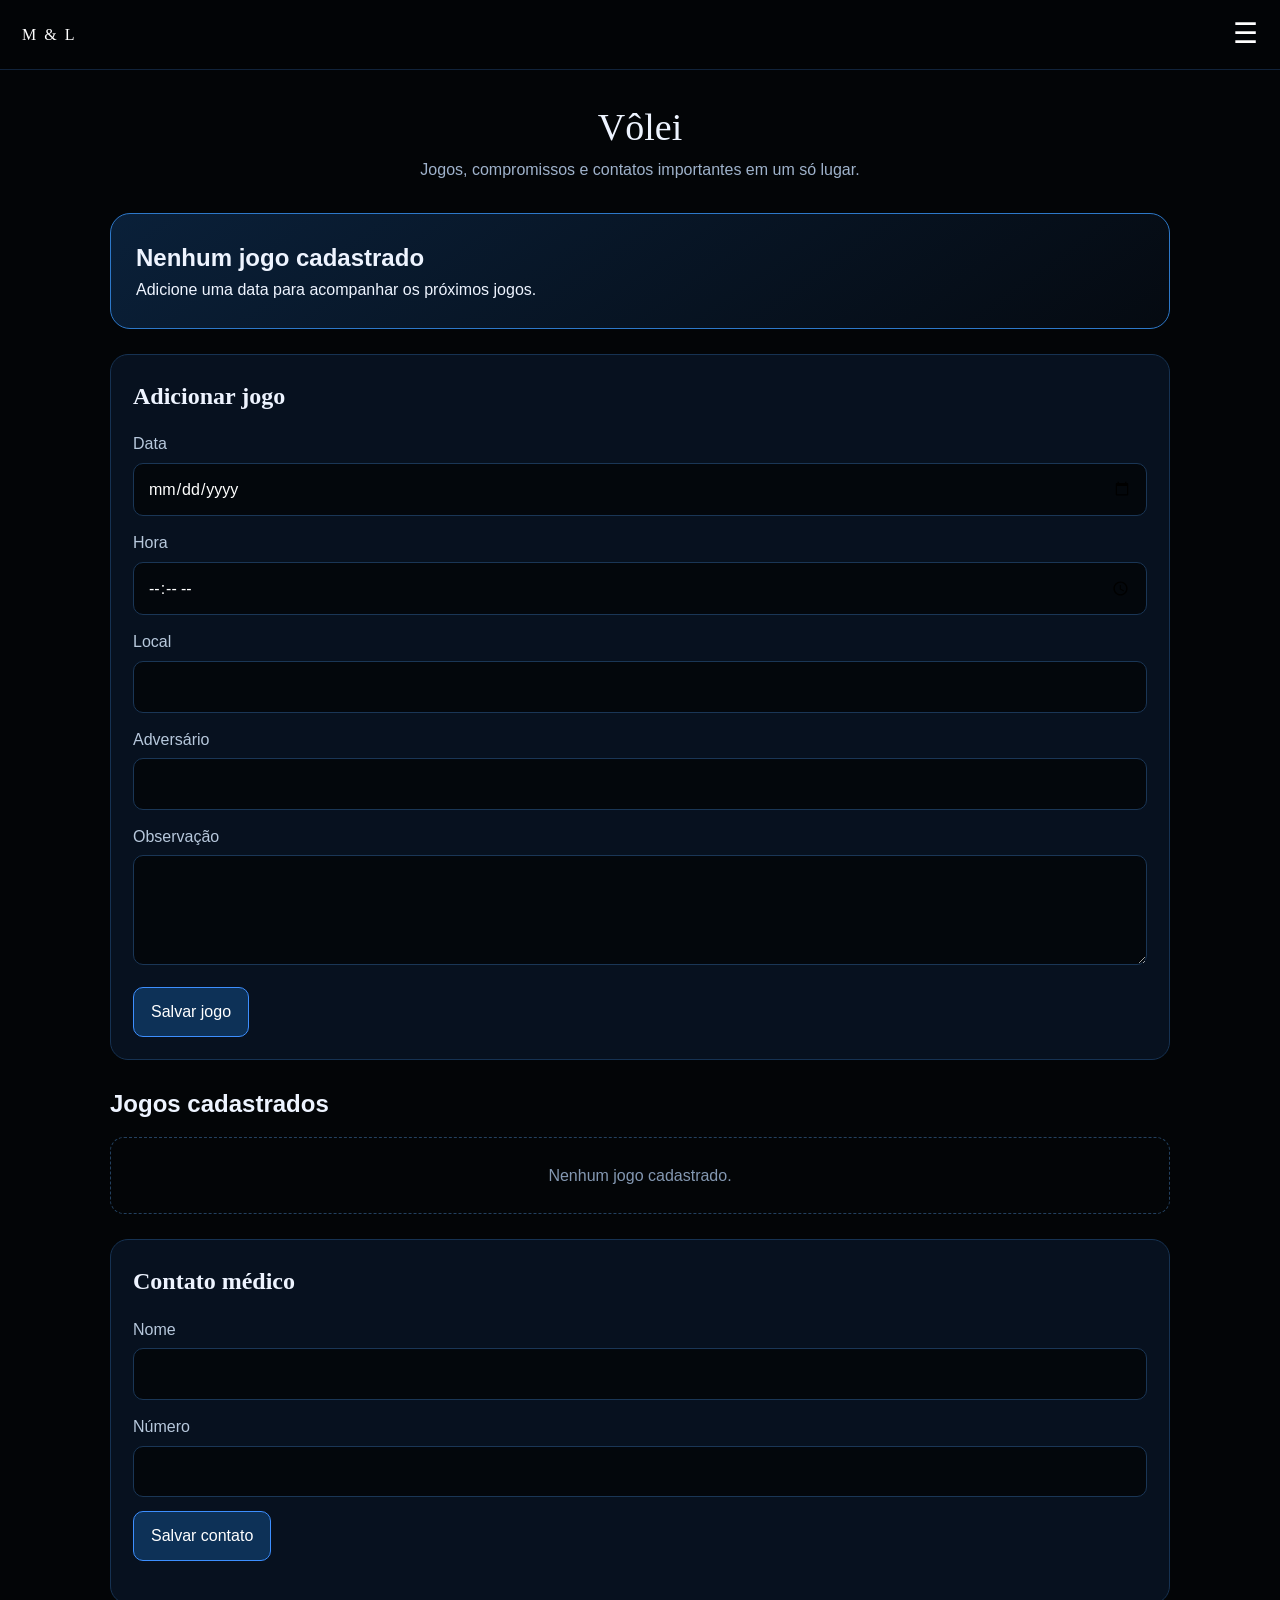
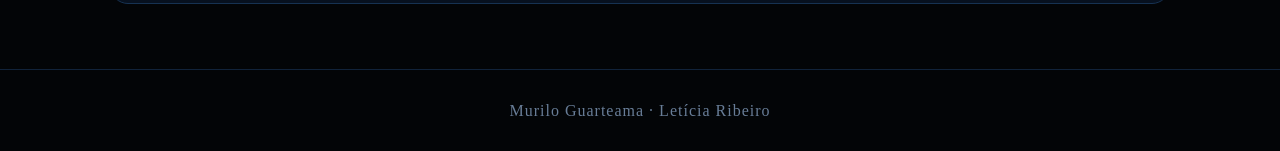
<file: volei.html>
<!DOCTYPE html><html lang="pt-BR"><head><meta charset="UTF-8"><meta name="viewport" content="width=device-width,initial-scale=1.0"><title>Vôlei</title><link rel="stylesheet" href="style.css"></head><body><header class="topo"><a class="logo" href="index.html">M & L</a><button class="menu-btn" id="menuBtn">☰</button></header><div class="overlay" id="overlay"></div><nav class="menu" id="menu"><button class="fechar-menu" id="fecharMenu">×</button><a href="index.html">Início</a><a href="dieta.html">Rotina</a><a href="treino.html">Treino</a><a href="volei.html">Vôlei</a><a href="receitas.html">Receitas</a><a href="mensagens.html">Mensagens</a><a href="incrivel.html">Você</a><a href="familia.html">Família</a><a href="viagens.html">Viagens</a><a href="calendario.html">Calendário</a><a href="compras.html">Compras</a><a href="apoio.html">Apoio</a></nav>
<main class="pagina "><div class="cabecalho-pagina"><h1>Vôlei</h1><p>Jogos, compromissos e contatos importantes em um só lugar.</p></div><section id="proximoJogo" class="proximo-jogo"></section><form id="formJogo" class="formulario"><h2>Adicionar jogo</h2><div class="campo"><label>Data</label><input id="dataJogo" type="date" required></div><div class="campo"><label>Hora</label><input id="horaJogo" type="time"></div><div class="campo"><label>Local</label><input id="localJogo" type="text"></div><div class="campo"><label>Adversário</label><input id="adversarioJogo" type="text"></div><div class="campo"><label>Observação</label><textarea id="observacaoJogo"></textarea></div><button class="botao">Salvar jogo</button></form><section><h2 style="margin-bottom:14px">Jogos cadastrados</h2><div id="listaJogos" class="lista-jogos"></div></section><form id="formMedico" class="formulario contato-medico"><h2>Contato médico</h2><div class="campo"><label>Nome</label><input id="nomeMedico" type="text"></div><div class="campo"><label>Número</label><input id="numeroMedico" type="tel"></div><button class="botao">Salvar contato</button><div id="contatoMedicoSalvo" class="nota-box"></div></form></main><footer class="rodape">Murilo Guarteama · Letícia Ribeiro</footer><script src="script.js"></script>
</body></html>
</file>
<file: style.css>
*{box-sizing:border-box;margin:0;padding:0}html{scroll-behavior:smooth}body{font-family:Arial,sans-serif;background:#030507;color:#eef4ff;line-height:1.6}a{text-decoration:none;color:inherit}button,input,textarea,select{font:inherit}button{cursor:pointer}.topo{position:fixed;top:0;left:0;right:0;height:70px;background:rgba(3,5,7,.94);border-bottom:1px solid #11233a;display:flex;align-items:center;justify-content:space-between;padding:0 22px;z-index:100}.logo{font-family:Georgia,serif;letter-spacing:2px;color:#fff}.menu-btn{background:none;border:0;color:#fff;font-size:28px}.menu{position:fixed;top:0;right:-310px;width:290px;height:100vh;background:#07111f;border-left:1px solid #173457;padding:85px 24px 30px;z-index:120;transition:.3s}.menu.aberto{right:0}.menu a{display:block;padding:14px 0;border-bottom:1px solid #122640;color:#dce9fb}.fechar-menu{position:absolute;top:20px;right:22px;background:none;border:0;color:#fff;font-size:28px}.overlay{position:fixed;inset:0;background:rgba(0,0,0,.65);opacity:0;visibility:hidden;z-index:110;transition:.3s}.overlay.ativo{opacity:1;visibility:visible}.pagina{max-width:1100px;margin:auto;padding:105px 20px 40px}.cabecalho-pagina{text-align:center;margin-bottom:30px}.cabecalho-pagina h1{font:38px Georgia,serif;margin-bottom:8px}.cabecalho-pagina p{color:#9fb2cb}.hero{min-height:75vh;display:flex;align-items:center;justify-content:center;text-align:center}.hero h1{font:clamp(48px,10vw,92px);font-family:Georgia,serif;line-height:1}.hero p{max-width:650px;margin:22px auto;color:#a9bad0;font-size:18px}.foto-principal{width:180px;height:180px;border-radius:50%;object-fit:cover;border:2px solid #285b91;margin-bottom:28px;background:#07111f}.acoes,.cards,.grid,.galeria,.lista-jogos{display:grid;gap:16px}.cards{grid-template-columns:repeat(auto-fit,minmax(210px,1fr))}.card{background:linear-gradient(145deg,#081321,#04070b);border:1px solid #142a45;border-radius:18px;padding:22px;min-height:150px;transition:.2s}.card:hover{border-color:#2d78c9;transform:translateY(-2px)}.card h2,.card h3{font-family:Georgia,serif;margin-bottom:8px}.card p{color:#9eb0c8}.formulario{background:#07111f;border:1px solid #163252;border-radius:18px;padding:22px;margin-bottom:25px}.formulario h2{font-family:Georgia,serif;margin-bottom:16px}.campo{margin-bottom:14px}.campo label{display:block;margin-bottom:6px;color:#b7c8dc}.campo input,.campo textarea,.campo select{width:100%;padding:12px 14px;background:#03070c;color:#fff;border:1px solid #1a3656;border-radius:10px;outline:none}.campo textarea{min-height:110px;resize:vertical}.botao{display:inline-block;border:1px solid #3d8fff;background:#0d3157;color:#fff;border-radius:10px;padding:11px 17px}.botao:hover{background:#12477f}.lista-vazia{padding:25px;border:1px dashed #23405f;border-radius:14px;color:#8498b2;text-align:center}.item{background:#07111f;border:1px solid #163252;border-radius:16px;padding:18px}.item h3{font-family:Georgia,serif}.item p{white-space:pre-wrap;color:#b7c6d8;margin:8px 0}.acoes-item{display:flex;gap:8px;flex-wrap:wrap;margin-top:12px}.excluir{border:1px solid #64333b;background:#291217;color:#ffb9c2;padding:8px 12px;border-radius:8px}.mensagens{grid-template-columns:repeat(auto-fit,minmax(230px,1fr))}.mensagem{min-height:150px;display:flex;align-items:center;justify-content:center;text-align:center;font:22px Georgia,serif}.qualidades{grid-template-columns:repeat(auto-fit,minmax(220px,1fr))}.qualidade{padding:25px;background:#07111f;border:1px solid #173457;border-radius:18px}.qualidade h3{font:24px Georgia,serif;margin-bottom:7px}.foto-familia{width:100%;height:380px;object-fit:cover;border-radius:20px;border:1px solid #1a3656;background:#07111f}.galeria{grid-template-columns:repeat(auto-fit,minmax(200px,1fr));margin-top:18px}.galeria img{width:100%;height:220px;object-fit:cover;border-radius:16px;border:1px solid #173457;background:#07111f}.viagens{grid-template-columns:repeat(auto-fit,minmax(260px,1fr))}.viagem img{width:100%;height:180px;object-fit:cover;border-radius:12px;margin-bottom:12px;background:#03070c}.cal-top{display:flex;justify-content:space-between;align-items:center;margin-bottom:15px}.cal-top button{background:#07111f;border:1px solid #173457;color:#fff;padding:9px 13px;border-radius:8px}.calendario{display:grid;grid-template-columns:repeat(7,1fr);gap:6px}.dia-semana{text-align:center;color:#7187a1;font-size:13px;padding:7px}.dia{min-height:75px;background:#07111f;border:1px solid #132a45;border-radius:9px;padding:8px;color:#dbe7f7}.dia.outro{opacity:.3}.dia.hoje{border-color:#3d8fff}.dia.tem-nota{background:#0b2340}.dia small{display:block;color:#71adff;margin-top:5px;white-space:nowrap;overflow:hidden;text-overflow:ellipsis}.compras{list-style:none}.compra{display:flex;align-items:center;gap:10px;padding:14px;border-bottom:1px solid #142a45}.compra.concluida span{text-decoration:line-through;color:#718198}.proximo-jogo{background:linear-gradient(145deg,#0a2039,#050a11);border:1px solid #2d78c9;border-radius:20px;padding:25px;margin-bottom:25px}.jogo-info{display:grid;grid-template-columns:repeat(auto-fit,minmax(130px,1fr));gap:12px;margin-top:15px}.jogo-info div{background:#050a10;padding:12px;border-radius:10px}.jogo-info strong{display:block;color:#6eaeff}.contato-medico{margin-top:25px}.apoio{max-width:750px;margin:auto;text-align:center}.apoio-telefone{font:32px Georgia,serif;color:#6eaeff;margin:20px 0}.rodape{text-align:center;border-top:1px solid #11233a;padding:28px 20px;color:#687d97;font-family:Georgia,serif;letter-spacing:1px}.home-cards{margin-top:25px}.home-cards .card{min-height:130px}.nota-box{margin-top:20px}.checkbox-linha{display:flex;gap:10px;align-items:center;margin:12px 0;padding:12px;background:#050a10;border-radius:10px}.checkbox-linha input{accent-color:#3d8fff}.item-concluido{opacity:.6}.item-concluido h3{text-decoration:line-through}.sem-margem{margin-bottom:0}@media(max-width:700px){.pagina{padding-left:15px;padding-right:15px}.hero{min-height:70vh}.calendario{gap:3px}.dia{min-height:58px;font-size:13px;padding:5px}.dia-semana{font-size:11px}.foto-familia{height:260px}.galeria img{height:170px}.topo{padding:0 16px}}
</file>
